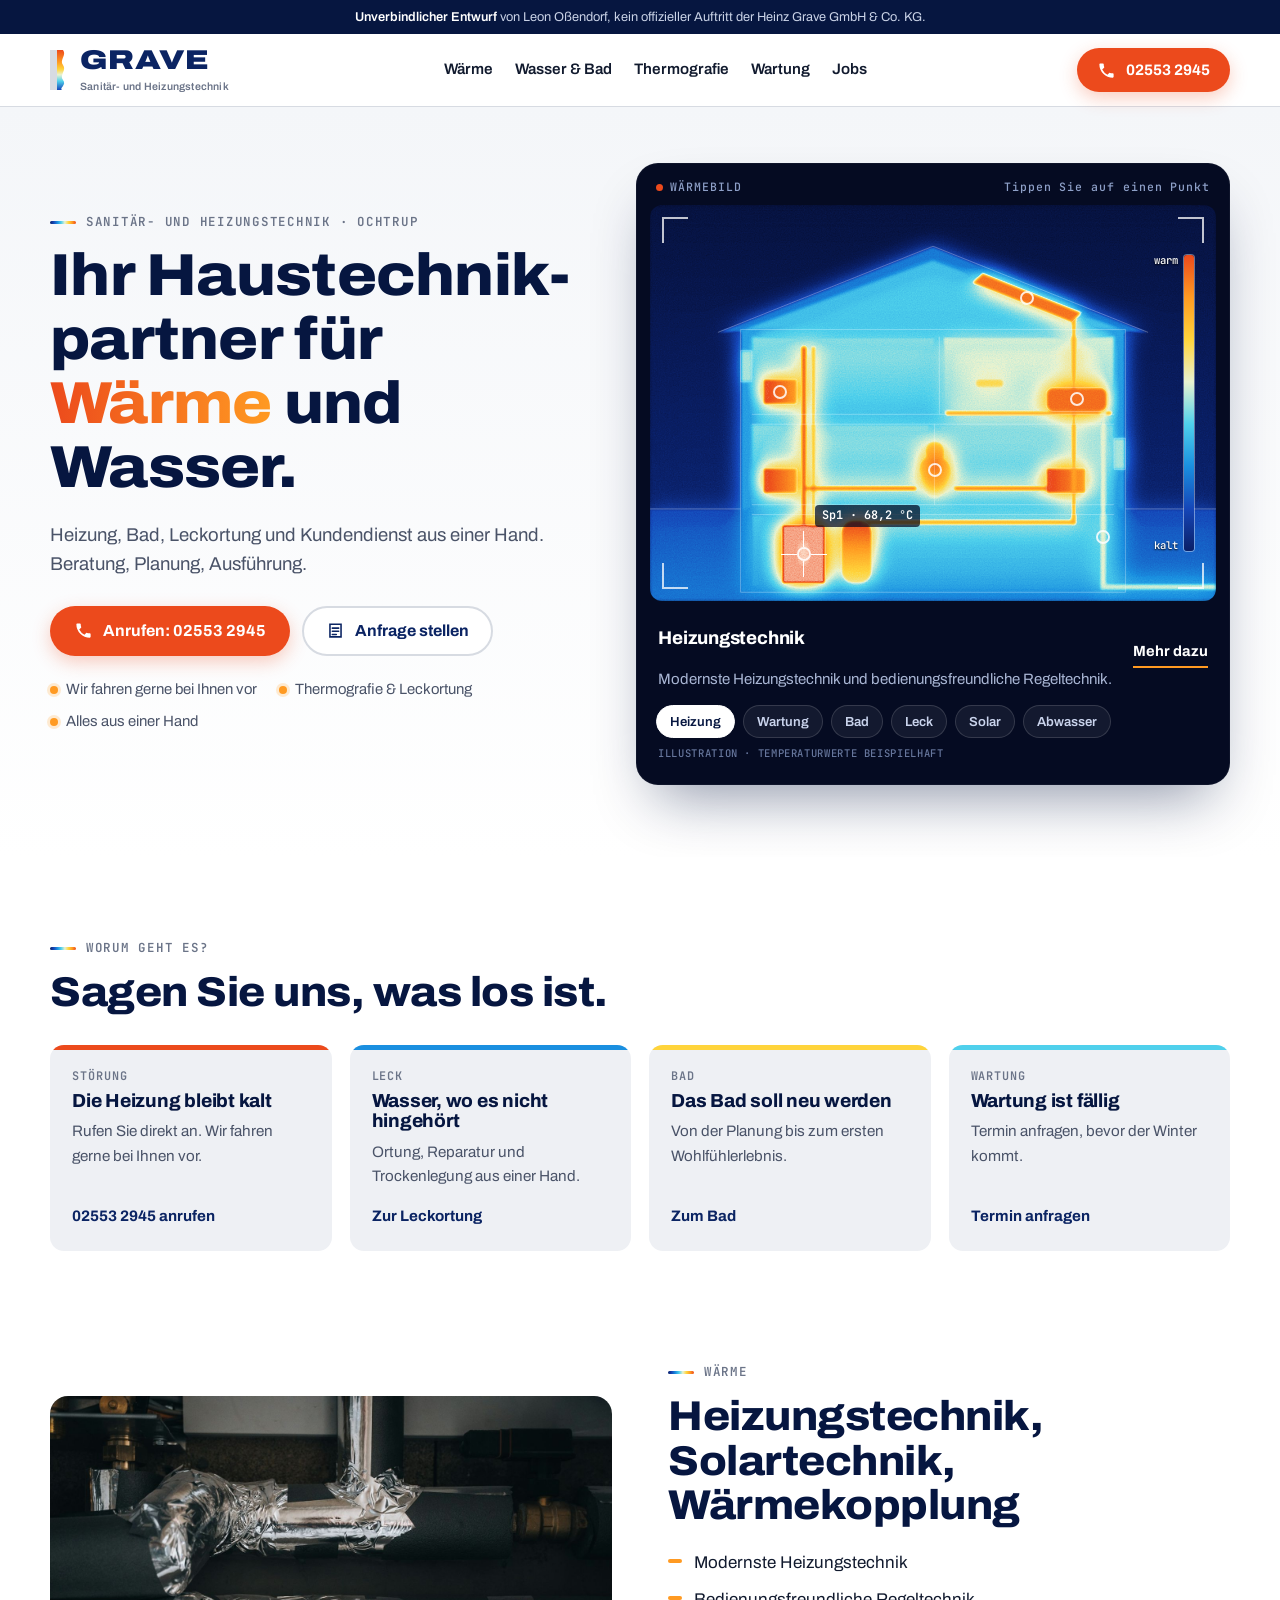
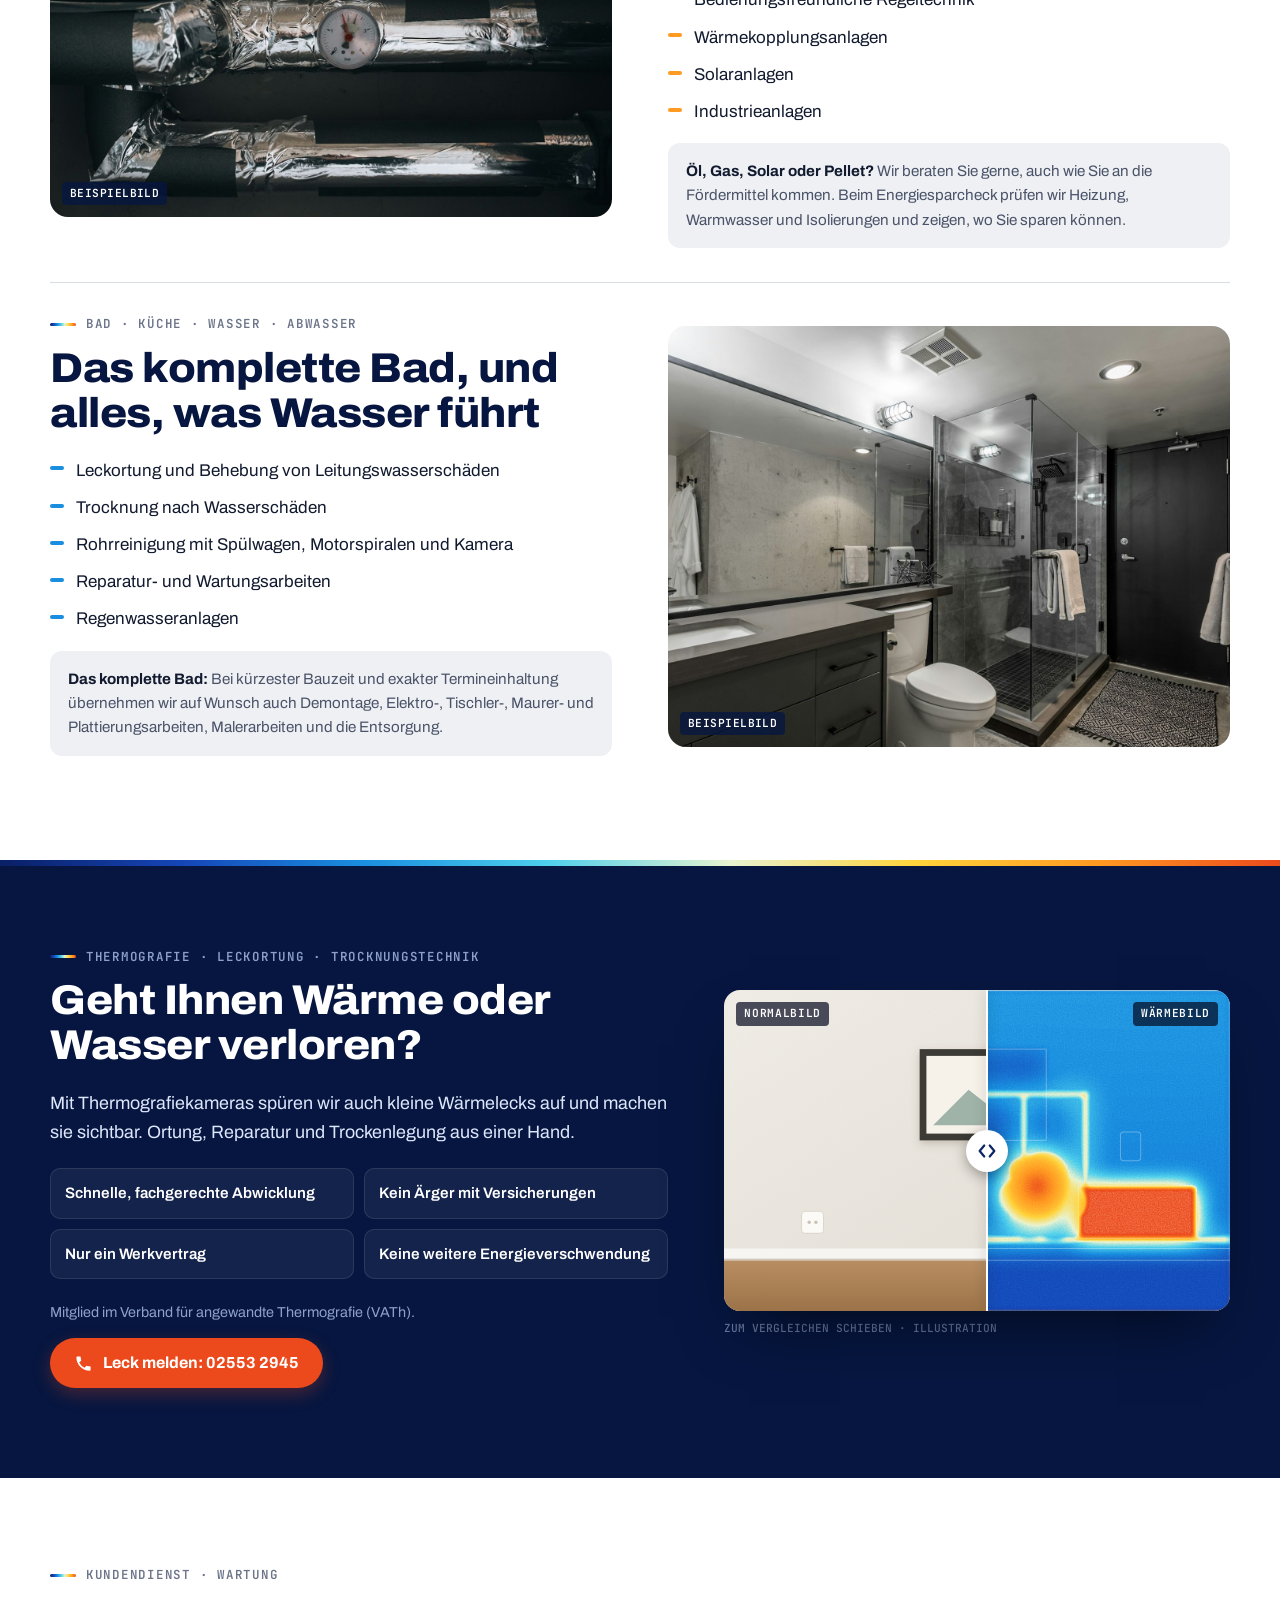
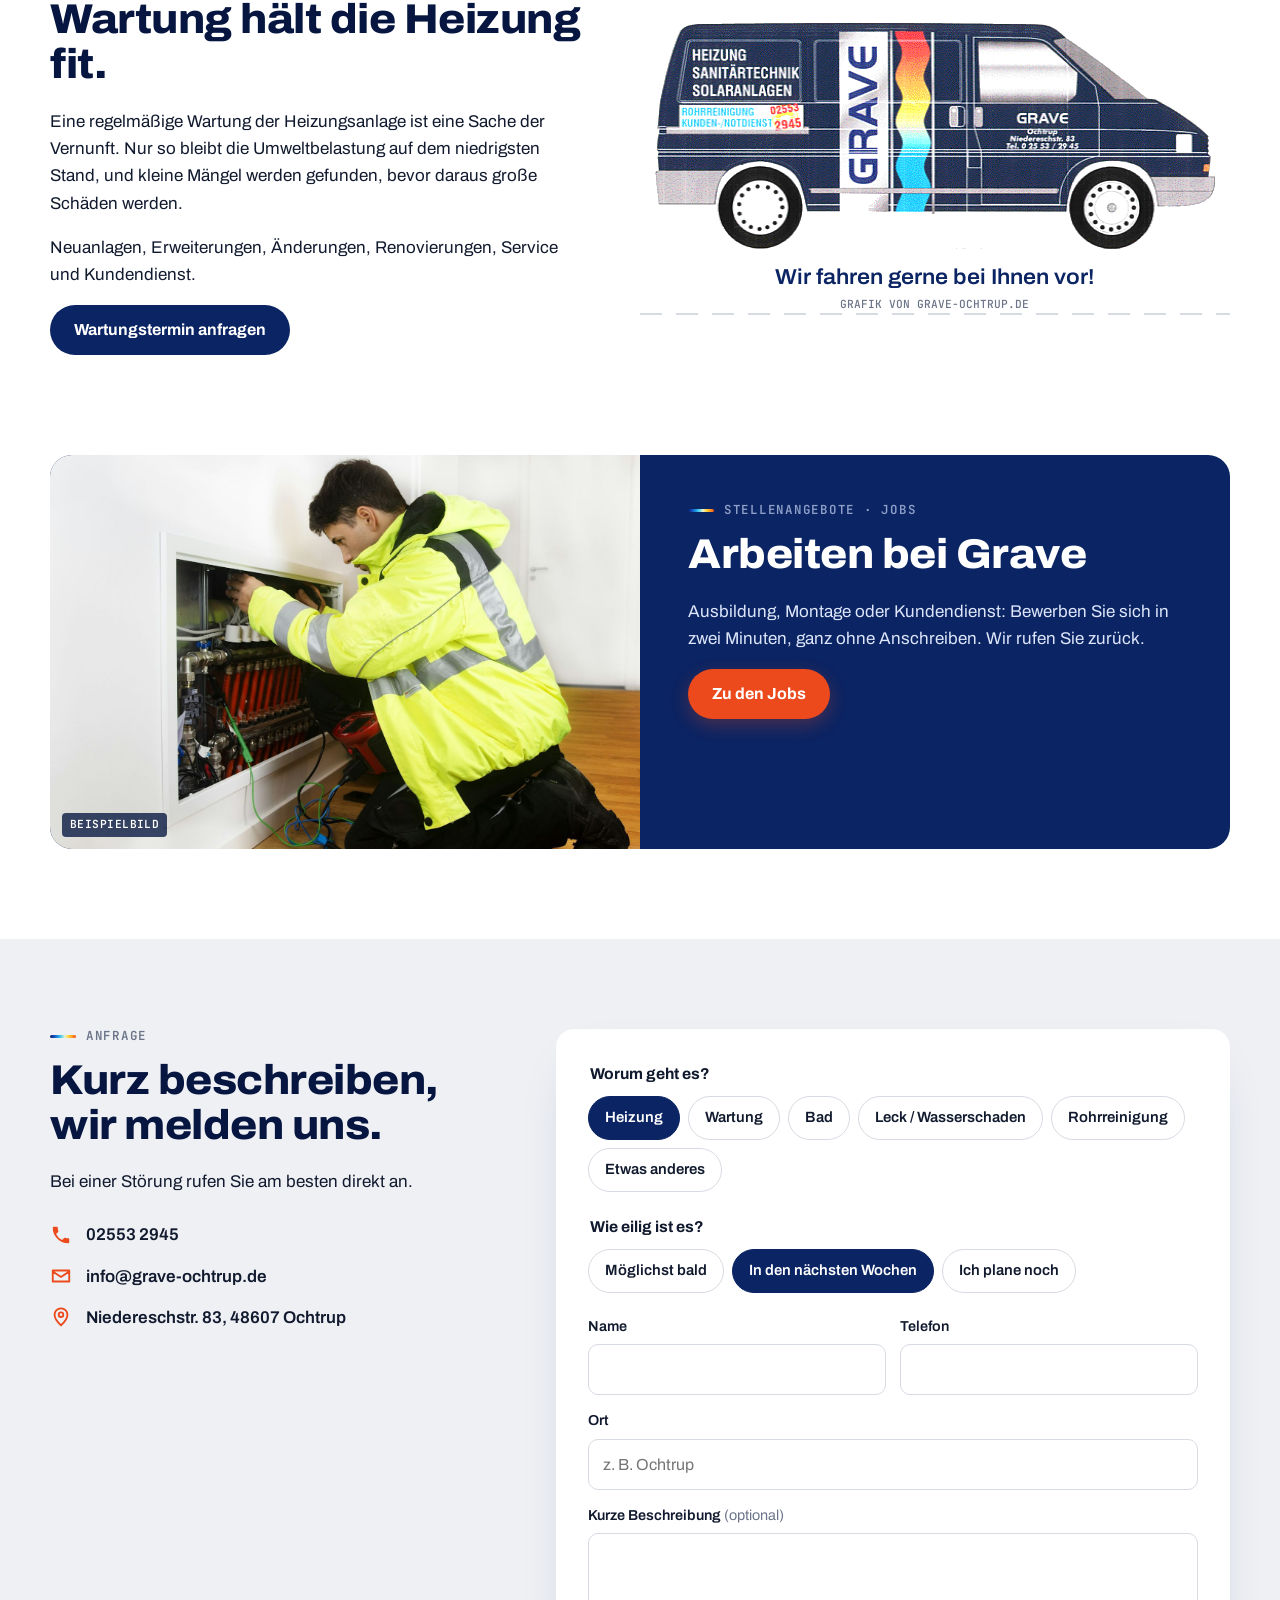
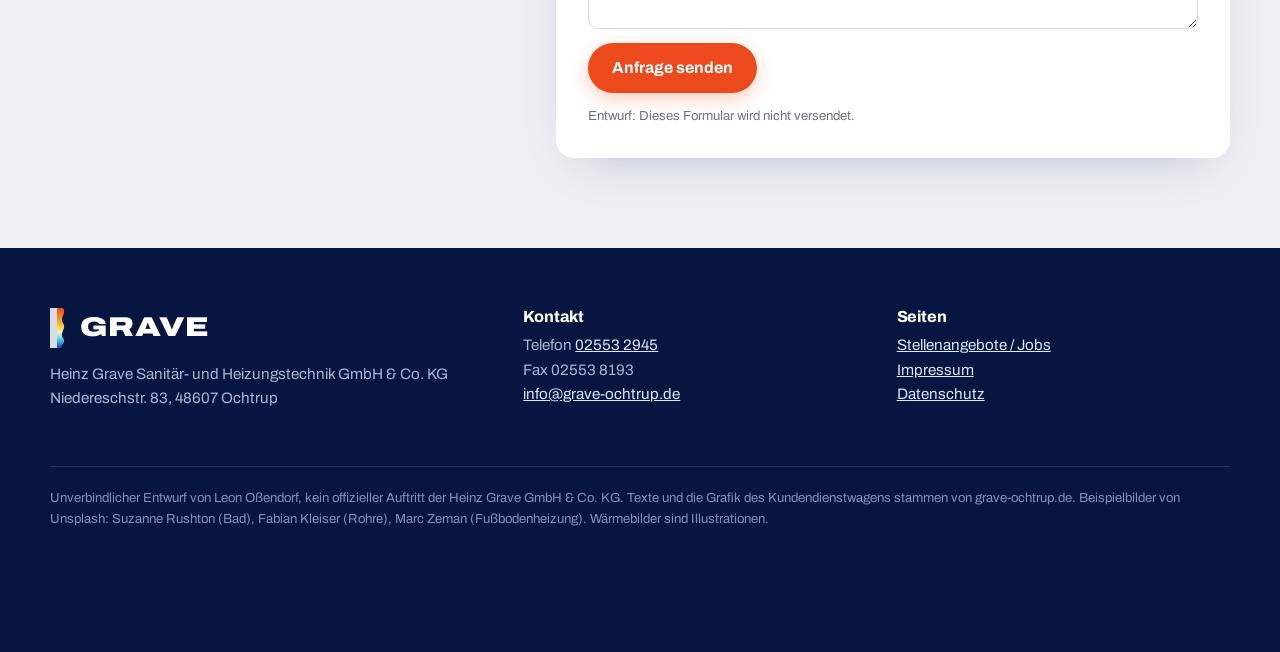
<file: index.html>
<!doctype html>
<html lang="de-DE">
<head>
<meta charset="utf-8">
<meta name="viewport" content="width=device-width, initial-scale=1">
<meta name="robots" content="noindex,nofollow">
<title>Grave Sanitär- und Heizungstechnik, Ochtrup (Entwurf)</title>
<meta name="description" content="Unverbindlicher Entwurf von Leon Oßendorf für die Heinz Grave Sanitär- und Heizungstechnik GmbH &amp; Co. KG.">
<link rel="preload" href="fonts/archivo-var.woff2" as="font" type="font/woff2" crossorigin>
<link rel="stylesheet" href="css/style.css">
<link rel="icon" href="data:image/svg+xml,%3Csvg xmlns='http://www.w3.org/2000/svg' viewBox='0 0 32 32'%3E%3Crect width='32' height='32' rx='6' fill='%230B2463'/%3E%3Ctext x='16' y='23' font-family='Arial Black,Arial' font-weight='900' font-size='19' text-anchor='middle' fill='%23fff'%3EG%3C/text%3E%3C/svg%3E">
</head>
<body>
<svg width="0" height="0" style="position:absolute" aria-hidden="true">
  <defs>
    <linearGradient id="welle" x1="0" y1="0" x2="0" y2="1"><stop offset="0" stop-color="#EC4A1C"/><stop offset=".3" stop-color="#FF9A22"/><stop offset=".48" stop-color="#FFD43B"/><stop offset=".62" stop-color="#E9F3D0"/><stop offset=".78" stop-color="#4FD0EC"/><stop offset="1" stop-color="#1546B8"/></linearGradient>
    <symbol id="i-tel" viewBox="0 0 24 24"><path fill="currentColor" d="M6.6 10.8a15.1 15.1 0 0 0 6.6 6.6l2.2-2.2c.3-.3.7-.4 1-.2 1.1.4 2.3.6 3.6.6.6 0 1 .4 1 1V20c0 .6-.4 1-1 1A17 17 0 0 1 3 4c0-.6.4-1 1-1h3.5c.6 0 1 .4 1 1 0 1.3.2 2.5.6 3.6.1.3 0 .7-.2 1L6.6 10.8Z"/></symbol>
    <symbol id="i-mail" viewBox="0 0 24 24"><path fill="none" stroke="currentColor" stroke-width="2" stroke-linejoin="round" d="M3 6h18v12H3zM3 7l9 6 9-6"/></symbol>
    <symbol id="i-pin" viewBox="0 0 24 24"><path fill="none" stroke="currentColor" stroke-width="2" d="M12 21s-7-6.2-7-11.5a7 7 0 0 1 14 0C19 14.8 12 21 12 21Z"/><circle cx="12" cy="9.5" r="2.5" fill="none" stroke="currentColor" stroke-width="2"/></symbol>
    <symbol id="i-form" viewBox="0 0 24 24"><path fill="none" stroke="currentColor" stroke-width="2" stroke-linecap="round" d="M5 4h14v16H5zM8 9h8M8 13h8M8 17h5"/></symbol>
    <symbol id="logo-welle" viewBox="0 0 18 40"><rect width="7" height="40" fill="#D7DBE2"/><path d="M7 0 H13 C17 5 9 10 13 15 C17 20 9 25 13 30 C17 35 9 38 12 40 H7 Z" fill="url(#welle)"/></symbol>
  </defs>
</svg>

<div class="draft"><b>Unverbindlicher Entwurf</b> von Leon Oßendorf, kein offizieller Auftritt der Heinz Grave GmbH &amp; Co. KG.</div>

<header class="head">
  <div class="wrap">
    <a class="logo" href="#top" aria-label="Grave, zur Startseite">
      <svg aria-hidden="true"><use href="#logo-welle"/></svg>
      <span><b>GRAVE</b><small>Sanitär- und Heizungstechnik</small></span>
    </a>
    <nav class="nav" aria-label="Hauptmenü">
      <a href="#waerme">Wärme</a>
      <a href="#wasser">Wasser &amp; Bad</a>
      <a href="#thermografie">Thermografie</a>
      <a href="#wartung">Wartung</a>
      <a href="jobs.html">Jobs</a>
    </nav>
    <a class="btn btn-heiss" href="tel:+4925532945" aria-label="Anrufen: 02553 2945"><svg aria-hidden="true"><use href="#i-tel"/></svg><span>02553 2945</span></a>
  </div>
</header>

<main id="top">
<section class="hero">
  <div class="wrap">
    <div>
      <p class="eyebrow">Sanitär- und Heizungstechnik · Ochtrup</p>
      <h1>Ihr Haustechnik&shy;partner für <span>Wärme</span> und Wasser.</h1>
      <p class="lead">Heizung, Bad, Leckortung und Kundendienst aus einer Hand. Beratung, Planung, Ausführung.</p>
      <div class="cta">
        <a class="btn btn-heiss" href="tel:+4925532945"><svg aria-hidden="true"><use href="#i-tel"/></svg>Anrufen: 02553 2945</a>
        <a class="btn btn-hell" href="#anfrage"><svg aria-hidden="true"><use href="#i-form"/></svg>Anfrage stellen</a>
      </div>
      <ul class="facts">
        <li>Wir fahren gerne bei Ihnen vor</li>
        <li>Thermografie &amp; Leckortung</li>
        <li>Alles aus einer Hand</li>
      </ul>
    </div>

    <div class="cam" id="cam">
      <div class="cam-top"><span class="rec"><i></i>WÄRMEBILD</span><span>Tippen Sie auf einen Punkt</span></div>
      <div class="cam-screen">
        <img src="img/haus-waermebild.svg" alt="Illustration: Wärmebild eines Hauses im Schnitt mit Heizung, Bad, Leitungen, Leck und Solaranlage" width="800" height="560">
        <span class="corner tl"></span><span class="corner tr"></span><span class="corner bl"></span><span class="corner br"></span>
        <span class="cam-scale" aria-hidden="true"></span>
        <div class="cross" id="cross" style="left:27%;top:88%"><span id="crossLbl">Sp1 · 68,2 °C</span></div>
        <div id="hots"></div>
        <div class="scan" aria-hidden="true"></div>
      </div>
      <div class="cam-info" aria-live="polite">
        <h3 id="camTitle">Heizungstechnik</h3>
        <p id="camText">Modernste Heizungstechnik und bedienungsfreundliche Regeltechnik.</p>
        <a id="camLink" href="#waerme">Mehr dazu</a>
      </div>
      <div class="cam-chips" id="chips" role="group" aria-label="Bereiche im Wärmebild"></div>
      <p class="cam-note">ILLUSTRATION · TEMPERATURWERTE BEISPIELHAFT</p>
    </div>
  </div>
</section>

<section class="anliegen">
  <div class="wrap">
    <p class="eyebrow">Worum geht es?</p>
    <h2>Sagen Sie uns, was los ist.</h2>
    <div class="grid">
      <a class="tile" href="tel:+4925532945" style="--c:var(--heiss)"><span class="temp">Störung</span><h3>Die Heizung bleibt kalt</h3><p>Rufen Sie direkt an. Wir fahren gerne bei Ihnen vor.</p><span class="go">02553 2945 anrufen</span></a>
      <a class="tile" href="#thermografie" style="--c:var(--kalt)"><span class="temp">Leck</span><h3>Wasser, wo es nicht hingehört</h3><p>Ortung, Reparatur und Trockenlegung aus einer Hand.</p><span class="go">Zur Leckortung</span></a>
      <a class="tile" href="#bad" style="--c:var(--gelb)"><span class="temp">Bad</span><h3>Das Bad soll neu werden</h3><p>Von der Planung bis zum ersten Wohlfühlerlebnis.</p><span class="go">Zum Bad</span></a>
      <a class="tile" href="#anfrage" data-anliegen="Wartung" style="--c:#4FD0EC"><span class="temp">Wartung</span><h3>Wartung ist fällig</h3><p>Termin anfragen, bevor der Winter kommt.</p><span class="go">Termin anfragen</span></a>
    </div>
  </div>
</section>

<section class="leist" aria-label="Leistungen">
  <div class="wrap">
    <div class="leist-row" id="waerme">
      <figure class="bild"><img src="img/rohre.jpg" alt="Gedämmte Heizungsrohre mit Manometer" width="1600" height="1067"><span class="tag">BEISPIELBILD</span></figure>
      <div>
        <p class="eyebrow">Wärme</p>
        <h2>Heizungstechnik, Solartechnik, Wärmekopplung</h2>
        <ul class="liste" style="--c:var(--warm)">
          <li>Modernste Heizungstechnik</li>
          <li>Bedienungsfreundliche Regeltechnik</li>
          <li>Wärmekopplungsanlagen</li>
          <li>Solaranlagen</li>
          <li>Industrieanlagen</li>
        </ul>
        <div class="zusatz"><b>Öl, Gas, Solar oder Pellet?</b> Wir beraten Sie gerne, auch wie Sie an die Fördermittel kommen. Beim Energiesparcheck prüfen wir Heizung, Warmwasser und Isolierungen und zeigen, wo Sie sparen können.</div>
      </div>
    </div>

    <div class="leist-row flip" id="wasser">
      <figure class="bild" id="bad"><img src="img/bad.jpg" alt="Modernes Bad mit bodengleicher Dusche" width="1600" height="1068"><span class="tag">BEISPIELBILD</span></figure>
      <div>
        <p class="eyebrow">Bad · Küche · Wasser · Abwasser</p>
        <h2>Das komplette Bad, und alles, was Wasser führt</h2>
        <ul class="liste" style="--c:var(--kalt)">
          <li>Leckortung und Behebung von Leitungswasserschäden</li>
          <li>Trocknung nach Wasserschäden</li>
          <li>Rohrreinigung mit Spülwagen, Motorspiralen und Kamera</li>
          <li>Reparatur- und Wartungsarbeiten</li>
          <li>Regenwasseranlagen</li>
        </ul>
        <div class="zusatz"><b>Das komplette Bad:</b> Bei kürzester Bauzeit und exakter Termineinhaltung übernehmen wir auf Wunsch auch Demontage, Elektro-, Tischler-, Maurer- und Plattierungsarbeiten, Malerarbeiten und die Entsorgung.</div>
      </div>
    </div>
  </div>
</section>

<section class="thermo" id="thermografie">
  <div class="wrap">
    <div>
      <p class="eyebrow">Thermografie · Leckortung · Trocknungstechnik</p>
      <h2>Geht Ihnen Wärme oder Wasser verloren?</h2>
      <p class="lead">Mit Thermografiekameras spüren wir auch kleine Wärmelecks auf und machen sie sichtbar. Ortung, Reparatur und Trockenlegung aus einer Hand.</p>
      <ul class="vorteile">
        <li>Schnelle, fachgerechte Abwicklung</li>
        <li>Kein Ärger mit Versicherungen</li>
        <li>Nur ein Werkvertrag</li>
        <li>Keine weitere Energieverschwendung</li>
      </ul>
      <p class="vath">Mitglied im Verband für angewandte Thermografie (VATh).</p>
      <a class="btn btn-heiss" href="tel:+4925532945"><svg aria-hidden="true"><use href="#i-tel"/></svg>Leck melden: 02553 2945</a>
    </div>
    <div>
      <div class="compare" id="compare" style="--pos:52%">
        <img src="img/wand-normal.svg" alt="Illustration: Wand im Normalbild, nichts zu sehen" width="600" height="380">
        <div class="over"><img src="img/wand-waerme.svg" alt="Illustration: dieselbe Wand im Wärmebild mit Leitungen und Leck" width="600" height="380"></div>
        <span class="lbl l">NORMALBILD</span><span class="lbl r">WÄRMEBILD</span>
        <span class="handle" aria-hidden="true"></span>
        <input type="range" min="0" max="100" value="52" aria-label="Zwischen Normalbild und Wärmebild wechseln">
      </div>
      <p class="compare-note">ZUM VERGLEICHEN SCHIEBEN · ILLUSTRATION</p>
    </div>
  </div>
</section>

<section class="wartung" id="wartung">
  <div class="wrap">
    <div>
      <p class="eyebrow">Kundendienst · Wartung</p>
      <h2>Wartung hält die Heizung fit.</h2>
      <p class="lead">Eine regelmäßige Wartung der Heizungsanlage ist eine Sache der Vernunft. Nur so bleibt die Umweltbelastung auf dem niedrigsten Stand, und kleine Mängel werden gefunden, bevor daraus große Schäden werden.</p>
      <p>Neuanlagen, Erweiterungen, Änderungen, Renovierungen, Service und Kundendienst.</p>
      <a class="btn btn-navy" href="#anfrage" data-anliegen="Wartung">Wartungstermin anfragen</a>
    </div>
    <figure class="wagen">
      <img src="img/kundendienstwagen.png" alt="Gezeichneter Kundendienstwagen von Grave mit Aufschrift Heizung, Sanitärtechnik, Solaranlagen" width="545" height="226">
      <figcaption>Wir fahren gerne bei Ihnen vor!</figcaption>
      <small>GRAFIK VON GRAVE-OCHTRUP.DE</small>
    </figure>
  </div>
</section>

<section class="jobs-teaser">
  <div class="wrap">
    <div class="jobs-card">
      <figure class="bild"><img src="img/fussbodenheizung.jpg" alt="Handwerker verlegt eine Fußbodenheizung" width="1600" height="1067"><span class="tag">BEISPIELBILD</span></figure>
      <div class="txt">
        <p class="eyebrow">Stellenangebote · Jobs</p>
        <h2>Arbeiten bei Grave</h2>
        <p>Ausbildung, Montage oder Kundendienst: Bewerben Sie sich in zwei Minuten, ganz ohne Anschreiben. Wir rufen Sie zurück.</p>
        <a class="btn btn-heiss" href="jobs.html">Zu den Jobs</a>
      </div>
    </div>
  </div>
</section>

<section class="anfrage" id="anfrage">
  <div class="wrap">
    <div>
      <p class="eyebrow">Anfrage</p>
      <h2>Kurz beschreiben, wir melden uns.</h2>
      <p>Bei einer Störung rufen Sie am besten direkt an.</p>
      <div class="kontakt-box">
        <a href="tel:+4925532945"><svg aria-hidden="true"><use href="#i-tel"/></svg>02553 2945</a>
        <a href="mailto:info@grave-ochtrup.de"><svg aria-hidden="true"><use href="#i-mail"/></svg>info@grave-ochtrup.de</a>
        <a href="https://www.openstreetmap.org/search?query=Niedereschstra%C3%9Fe%2083%2C%2048607%20Ochtrup" target="_blank" rel="noopener"><svg aria-hidden="true"><use href="#i-pin"/></svg>Niedereschstr. 83, 48607 Ochtrup</a>
      </div>
    </div>
    <form class="card" id="form" novalidate>
      <fieldset>
        <legend>Worum geht es?</legend>
        <div class="chips">
          <label><input type="radio" name="anliegen" value="Heizung" checked><span>Heizung</span></label>
          <label><input type="radio" name="anliegen" value="Wartung"><span>Wartung</span></label>
          <label><input type="radio" name="anliegen" value="Bad"><span>Bad</span></label>
          <label><input type="radio" name="anliegen" value="Leck"><span>Leck / Wasserschaden</span></label>
          <label><input type="radio" name="anliegen" value="Rohr"><span>Rohrreinigung</span></label>
          <label><input type="radio" name="anliegen" value="Sonstiges"><span>Etwas anderes</span></label>
        </div>
      </fieldset>
      <fieldset>
        <legend>Wie eilig ist es?</legend>
        <div class="chips">
          <label><input type="radio" name="zeit" value="sofort"><span>Möglichst bald</span></label>
          <label><input type="radio" name="zeit" value="wochen" checked><span>In den nächsten Wochen</span></label>
          <label><input type="radio" name="zeit" value="planung"><span>Ich plane noch</span></label>
        </div>
      </fieldset>
      <div class="row2">
        <div class="field"><label for="f-name">Name</label><input id="f-name" name="name" autocomplete="name" required></div>
        <div class="field"><label for="f-tel">Telefon</label><input id="f-tel" name="tel" type="tel" autocomplete="tel" required></div>
      </div>
      <div class="field"><label for="f-ort">Ort</label><input id="f-ort" name="ort" placeholder="z. B. Ochtrup" autocomplete="address-level2"></div>
      <div class="field"><label for="f-msg">Kurze Beschreibung <span style="font-weight:400;color:var(--stahl)">(optional)</span></label><textarea id="f-msg" name="msg"></textarea></div>
      <button class="btn btn-heiss" type="submit">Anfrage senden</button>
      <p class="form-note">Entwurf: Dieses Formular wird nicht versendet.</p>
      <p class="ok" id="ok">Danke! Im Entwurf wird nichts verschickt. Auf der fertigen Seite landet die Anfrage sortiert bei Grave.</p>
    </form>
  </div>
</section>
</main>

<footer class="foot">
  <div class="wrap">
    <div>
      <a class="logo" href="#top"><svg aria-hidden="true"><use href="#logo-welle"/></svg><span><b>GRAVE</b></span></a>
      <p style="margin-top:14px">Heinz Grave Sanitär- und Heizungstechnik GmbH &amp; Co. KG<br>Niedereschstr. 83, 48607 Ochtrup</p>
    </div>
    <div>
      <h3>Kontakt</h3>
      <p>Telefon <a href="tel:+4925532945">02553 2945</a><br>Fax 02553 8193<br><a href="mailto:info@grave-ochtrup.de">info@grave-ochtrup.de</a></p>
    </div>
    <div>
      <h3>Seiten</h3>
      <p><a href="jobs.html">Stellenangebote / Jobs</a><br><a href="impressum.html">Impressum</a><br><a href="datenschutz.html">Datenschutz</a></p>
    </div>
    <p class="note">Unverbindlicher Entwurf von Leon Oßendorf, kein offizieller Auftritt der Heinz Grave GmbH &amp; Co. KG. Texte und die Grafik des Kundendienstwagens stammen von grave-ochtrup.de. Beispielbilder von Unsplash: Suzanne Rushton (Bad), Fabian Kleiser (Rohre), Marc Zeman (Fußbodenheizung). Wärmebilder sind Illustrationen.</p>
  </div>
</footer>

<div class="bar">
  <a class="btn btn-heiss" href="tel:+4925532945"><svg aria-hidden="true"><use href="#i-tel"/></svg>Anrufen</a>
  <a class="btn btn-navy" href="#anfrage">Anfrage</a>
</div>

<script src="js/main.js"></script>
</body>
</html>
</file>
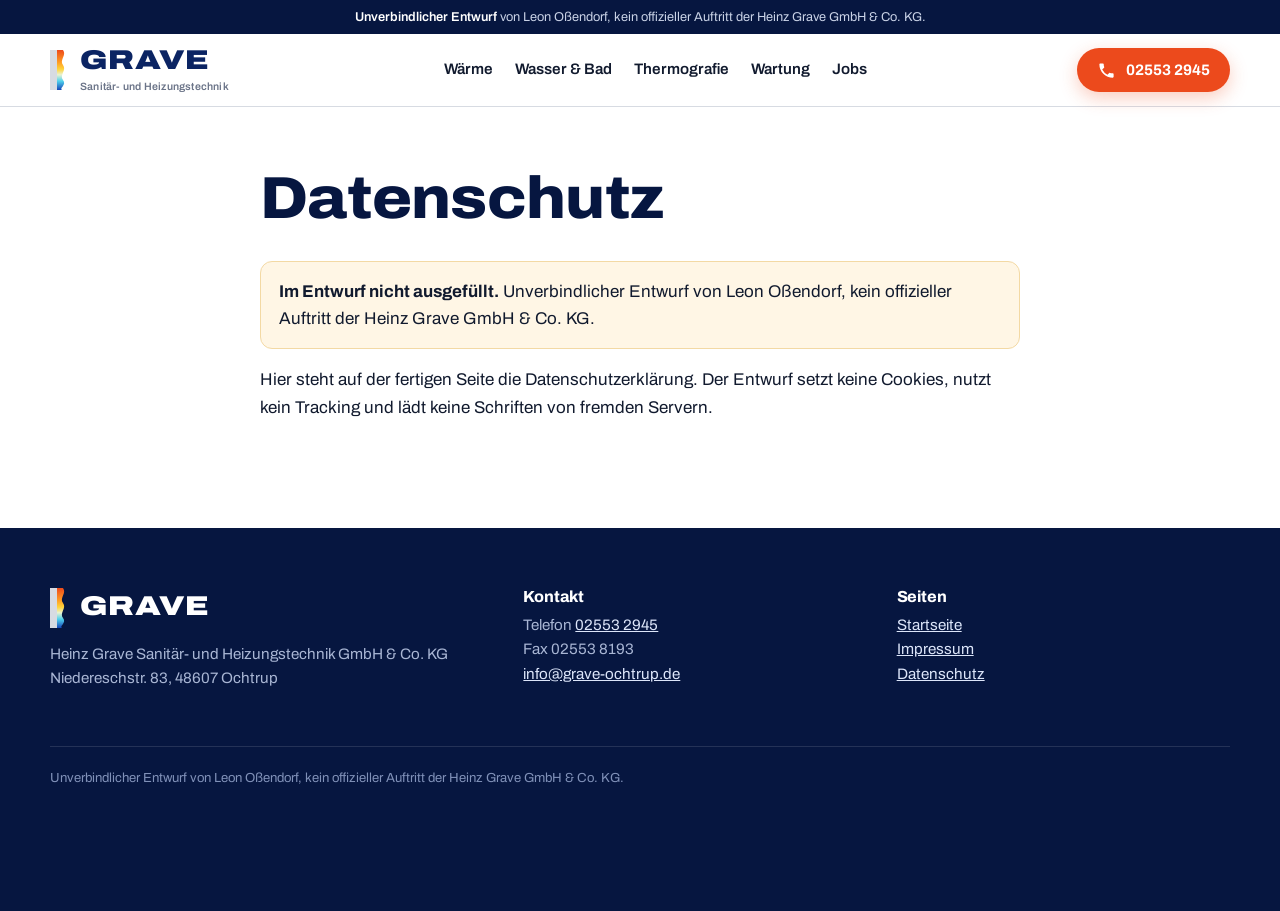
<file: datenschutz.html>
<!doctype html>
<html lang="de-DE">
<head>
<meta charset="utf-8">
<meta name="viewport" content="width=device-width, initial-scale=1">
<meta name="robots" content="noindex,nofollow">
<title>Datenschutz – Grave Ochtrup (Entwurf)</title>
<link rel="stylesheet" href="css/style.css">
<link rel="icon" href="data:image/svg+xml,%3Csvg xmlns='http://www.w3.org/2000/svg' viewBox='0 0 32 32'%3E%3Crect width='32' height='32' rx='6' fill='%230B2463'/%3E%3Ctext x='16' y='23' font-family='Arial Black,Arial' font-weight='900' font-size='19' text-anchor='middle' fill='%23fff'%3EG%3C/text%3E%3C/svg%3E">
</head>
<body>
<svg width="0" height="0" style="position:absolute" aria-hidden="true">
  <defs>
    <linearGradient id="welle" x1="0" y1="0" x2="0" y2="1"><stop offset="0" stop-color="#EC4A1C"/><stop offset=".3" stop-color="#FF9A22"/><stop offset=".48" stop-color="#FFD43B"/><stop offset=".62" stop-color="#E9F3D0"/><stop offset=".78" stop-color="#4FD0EC"/><stop offset="1" stop-color="#1546B8"/></linearGradient>
    <symbol id="i-tel" viewBox="0 0 24 24"><path fill="currentColor" d="M6.6 10.8a15.1 15.1 0 0 0 6.6 6.6l2.2-2.2c.3-.3.7-.4 1-.2 1.1.4 2.3.6 3.6.6.6 0 1 .4 1 1V20c0 .6-.4 1-1 1A17 17 0 0 1 3 4c0-.6.4-1 1-1h3.5c.6 0 1 .4 1 1 0 1.3.2 2.5.6 3.6.1.3 0 .7-.2 1L6.6 10.8Z"/></symbol>
    <symbol id="logo-welle" viewBox="0 0 18 40"><rect width="7" height="40" fill="#D7DBE2"/><path d="M7 0 H13 C17 5 9 10 13 15 C17 20 9 25 13 30 C17 35 9 38 12 40 H7 Z" fill="url(#welle)"/></symbol>
  </defs>
</svg>

<div class="draft"><b>Unverbindlicher Entwurf</b> von Leon Oßendorf, kein offizieller Auftritt der Heinz Grave GmbH &amp; Co. KG.</div>

<header class="head">
  <div class="wrap">
    <a class="logo" href="index.html" aria-label="Grave, zur Startseite">
      <svg aria-hidden="true"><use href="#logo-welle"/></svg>
      <span><b>GRAVE</b><small>Sanitär- und Heizungstechnik</small></span>
    </a>
    <nav class="nav" aria-label="Hauptmenü">
      <a href="index.html#waerme">Wärme</a>
      <a href="index.html#wasser">Wasser &amp; Bad</a>
      <a href="index.html#thermografie">Thermografie</a>
      <a href="index.html#wartung">Wartung</a>
      <a href="jobs.html">Jobs</a>
    </nav>
    <a class="btn btn-heiss" href="tel:+4925532945" aria-label="Anrufen: 02553 2945"><svg aria-hidden="true"><use href="#i-tel"/></svg><span>02553 2945</span></a>
  </div>
</header>

<main>
<section class="legal wrap">
<h1>Datenschutz</h1>
<p class="hinweis"><b>Im Entwurf nicht ausgefüllt.</b> Unverbindlicher Entwurf von Leon Oßendorf, kein offizieller Auftritt der Heinz Grave GmbH &amp; Co. KG.</p>
<p>Hier steht auf der fertigen Seite die Datenschutzerklärung. Der Entwurf setzt keine Cookies, nutzt kein Tracking und lädt keine Schriften von fremden Servern.</p>
</section>
</main>

<footer class="foot">
  <div class="wrap">
    <div>
      <a class="logo" href="index.html"><svg aria-hidden="true"><use href="#logo-welle"/></svg><span><b>GRAVE</b></span></a>
      <p style="margin-top:14px">Heinz Grave Sanitär- und Heizungstechnik GmbH &amp; Co. KG<br>Niedereschstr. 83, 48607 Ochtrup</p>
    </div>
    <div>
      <h3>Kontakt</h3>
      <p>Telefon <a href="tel:+4925532945">02553 2945</a><br>Fax 02553 8193<br><a href="mailto:info@grave-ochtrup.de">info@grave-ochtrup.de</a></p>
    </div>
    <div>
      <h3>Seiten</h3>
      <p><a href="index.html">Startseite</a><br><a href="impressum.html">Impressum</a><br><a href="datenschutz.html">Datenschutz</a></p>
    </div>
    <p class="note">Unverbindlicher Entwurf von Leon Oßendorf, kein offizieller Auftritt der Heinz Grave GmbH &amp; Co. KG.</p>
  </div>
</footer>

<div class="bar">
  <a class="btn btn-heiss" href="tel:+4925532945"><svg aria-hidden="true"><use href="#i-tel"/></svg>Anrufen</a>
  <a class="btn btn-navy" href="index.html#anfrage">Anfrage</a>
</div>
<script src="js/main.js"></script>
</body>
</html>
</file>
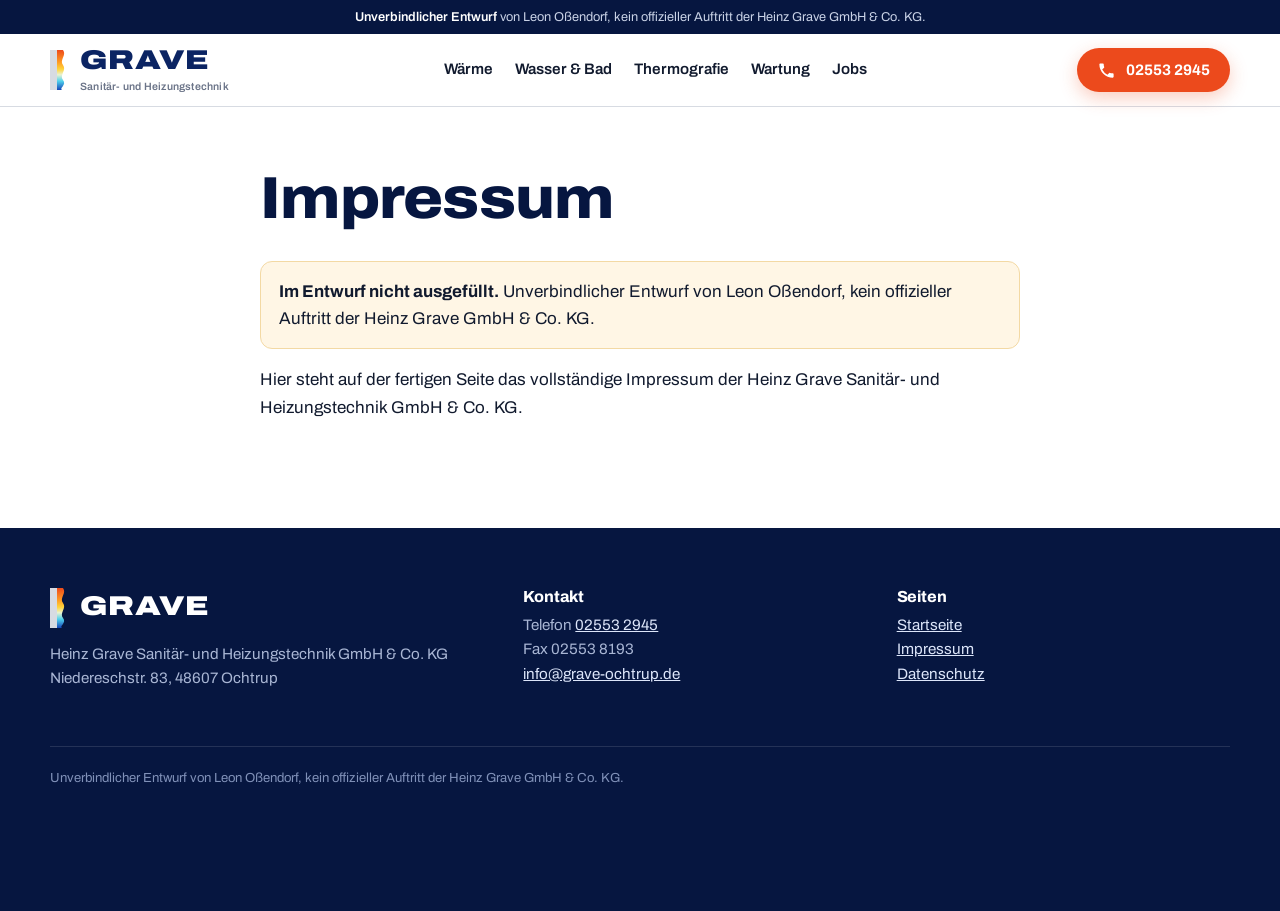
<file: impressum.html>
<!doctype html>
<html lang="de-DE">
<head>
<meta charset="utf-8">
<meta name="viewport" content="width=device-width, initial-scale=1">
<meta name="robots" content="noindex,nofollow">
<title>Impressum – Grave Ochtrup (Entwurf)</title>
<link rel="stylesheet" href="css/style.css">
<link rel="icon" href="data:image/svg+xml,%3Csvg xmlns='http://www.w3.org/2000/svg' viewBox='0 0 32 32'%3E%3Crect width='32' height='32' rx='6' fill='%230B2463'/%3E%3Ctext x='16' y='23' font-family='Arial Black,Arial' font-weight='900' font-size='19' text-anchor='middle' fill='%23fff'%3EG%3C/text%3E%3C/svg%3E">
</head>
<body>
<svg width="0" height="0" style="position:absolute" aria-hidden="true">
  <defs>
    <linearGradient id="welle" x1="0" y1="0" x2="0" y2="1"><stop offset="0" stop-color="#EC4A1C"/><stop offset=".3" stop-color="#FF9A22"/><stop offset=".48" stop-color="#FFD43B"/><stop offset=".62" stop-color="#E9F3D0"/><stop offset=".78" stop-color="#4FD0EC"/><stop offset="1" stop-color="#1546B8"/></linearGradient>
    <symbol id="i-tel" viewBox="0 0 24 24"><path fill="currentColor" d="M6.6 10.8a15.1 15.1 0 0 0 6.6 6.6l2.2-2.2c.3-.3.7-.4 1-.2 1.1.4 2.3.6 3.6.6.6 0 1 .4 1 1V20c0 .6-.4 1-1 1A17 17 0 0 1 3 4c0-.6.4-1 1-1h3.5c.6 0 1 .4 1 1 0 1.3.2 2.5.6 3.6.1.3 0 .7-.2 1L6.6 10.8Z"/></symbol>
    <symbol id="logo-welle" viewBox="0 0 18 40"><rect width="7" height="40" fill="#D7DBE2"/><path d="M7 0 H13 C17 5 9 10 13 15 C17 20 9 25 13 30 C17 35 9 38 12 40 H7 Z" fill="url(#welle)"/></symbol>
  </defs>
</svg>

<div class="draft"><b>Unverbindlicher Entwurf</b> von Leon Oßendorf, kein offizieller Auftritt der Heinz Grave GmbH &amp; Co. KG.</div>

<header class="head">
  <div class="wrap">
    <a class="logo" href="index.html" aria-label="Grave, zur Startseite">
      <svg aria-hidden="true"><use href="#logo-welle"/></svg>
      <span><b>GRAVE</b><small>Sanitär- und Heizungstechnik</small></span>
    </a>
    <nav class="nav" aria-label="Hauptmenü">
      <a href="index.html#waerme">Wärme</a>
      <a href="index.html#wasser">Wasser &amp; Bad</a>
      <a href="index.html#thermografie">Thermografie</a>
      <a href="index.html#wartung">Wartung</a>
      <a href="jobs.html">Jobs</a>
    </nav>
    <a class="btn btn-heiss" href="tel:+4925532945" aria-label="Anrufen: 02553 2945"><svg aria-hidden="true"><use href="#i-tel"/></svg><span>02553 2945</span></a>
  </div>
</header>

<main>
<section class="legal wrap">
<h1>Impressum</h1>
<p class="hinweis"><b>Im Entwurf nicht ausgefüllt.</b> Unverbindlicher Entwurf von Leon Oßendorf, kein offizieller Auftritt der Heinz Grave GmbH &amp; Co. KG.</p>
<p>Hier steht auf der fertigen Seite das vollständige Impressum der Heinz Grave Sanitär- und Heizungstechnik GmbH &amp; Co. KG.</p>
</section>
</main>

<footer class="foot">
  <div class="wrap">
    <div>
      <a class="logo" href="index.html"><svg aria-hidden="true"><use href="#logo-welle"/></svg><span><b>GRAVE</b></span></a>
      <p style="margin-top:14px">Heinz Grave Sanitär- und Heizungstechnik GmbH &amp; Co. KG<br>Niedereschstr. 83, 48607 Ochtrup</p>
    </div>
    <div>
      <h3>Kontakt</h3>
      <p>Telefon <a href="tel:+4925532945">02553 2945</a><br>Fax 02553 8193<br><a href="mailto:info@grave-ochtrup.de">info@grave-ochtrup.de</a></p>
    </div>
    <div>
      <h3>Seiten</h3>
      <p><a href="index.html">Startseite</a><br><a href="impressum.html">Impressum</a><br><a href="datenschutz.html">Datenschutz</a></p>
    </div>
    <p class="note">Unverbindlicher Entwurf von Leon Oßendorf, kein offizieller Auftritt der Heinz Grave GmbH &amp; Co. KG.</p>
  </div>
</footer>

<div class="bar">
  <a class="btn btn-heiss" href="tel:+4925532945"><svg aria-hidden="true"><use href="#i-tel"/></svg>Anrufen</a>
  <a class="btn btn-navy" href="index.html#anfrage">Anfrage</a>
</div>
<script src="js/main.js"></script>
</body>
</html>
</file>
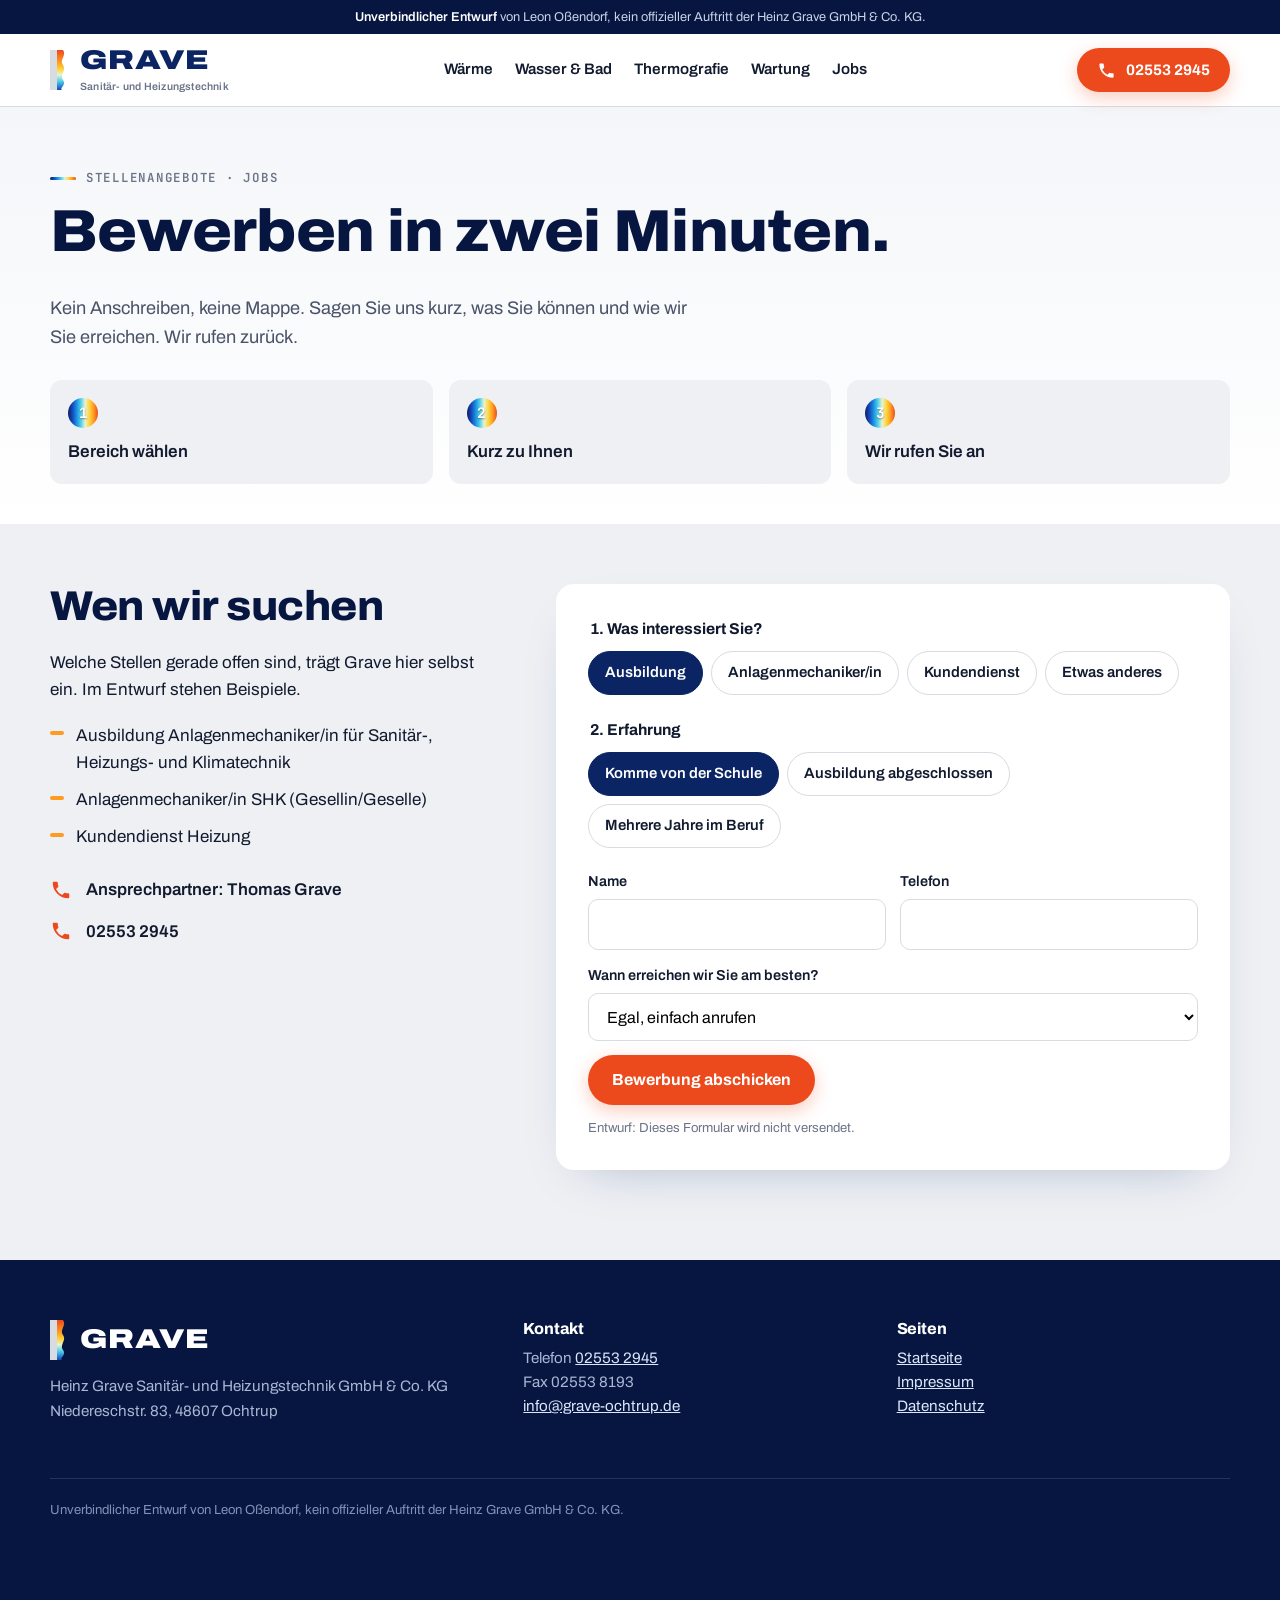
<file: jobs.html>
<!doctype html>
<html lang="de-DE">
<head>
<meta charset="utf-8">
<meta name="viewport" content="width=device-width, initial-scale=1">
<meta name="robots" content="noindex,nofollow">
<title>Stellenangebote / Jobs – Grave Ochtrup (Entwurf)</title>
<link rel="stylesheet" href="css/style.css">
<link rel="icon" href="data:image/svg+xml,%3Csvg xmlns='http://www.w3.org/2000/svg' viewBox='0 0 32 32'%3E%3Crect width='32' height='32' rx='6' fill='%230B2463'/%3E%3Ctext x='16' y='23' font-family='Arial Black,Arial' font-weight='900' font-size='19' text-anchor='middle' fill='%23fff'%3EG%3C/text%3E%3C/svg%3E">
</head>
<body>
<svg width="0" height="0" style="position:absolute" aria-hidden="true">
  <defs>
    <linearGradient id="welle" x1="0" y1="0" x2="0" y2="1"><stop offset="0" stop-color="#EC4A1C"/><stop offset=".3" stop-color="#FF9A22"/><stop offset=".48" stop-color="#FFD43B"/><stop offset=".62" stop-color="#E9F3D0"/><stop offset=".78" stop-color="#4FD0EC"/><stop offset="1" stop-color="#1546B8"/></linearGradient>
    <symbol id="i-tel" viewBox="0 0 24 24"><path fill="currentColor" d="M6.6 10.8a15.1 15.1 0 0 0 6.6 6.6l2.2-2.2c.3-.3.7-.4 1-.2 1.1.4 2.3.6 3.6.6.6 0 1 .4 1 1V20c0 .6-.4 1-1 1A17 17 0 0 1 3 4c0-.6.4-1 1-1h3.5c.6 0 1 .4 1 1 0 1.3.2 2.5.6 3.6.1.3 0 .7-.2 1L6.6 10.8Z"/></symbol>
    <symbol id="logo-welle" viewBox="0 0 18 40"><rect width="7" height="40" fill="#D7DBE2"/><path d="M7 0 H13 C17 5 9 10 13 15 C17 20 9 25 13 30 C17 35 9 38 12 40 H7 Z" fill="url(#welle)"/></symbol>
  </defs>
</svg>

<div class="draft"><b>Unverbindlicher Entwurf</b> von Leon Oßendorf, kein offizieller Auftritt der Heinz Grave GmbH &amp; Co. KG.</div>

<header class="head">
  <div class="wrap">
    <a class="logo" href="index.html" aria-label="Grave, zur Startseite">
      <svg aria-hidden="true"><use href="#logo-welle"/></svg>
      <span><b>GRAVE</b><small>Sanitär- und Heizungstechnik</small></span>
    </a>
    <nav class="nav" aria-label="Hauptmenü">
      <a href="index.html#waerme">Wärme</a>
      <a href="index.html#wasser">Wasser &amp; Bad</a>
      <a href="index.html#thermografie">Thermografie</a>
      <a href="index.html#wartung">Wartung</a>
      <a href="jobs.html" aria-current="page">Jobs</a>
    </nav>
    <a class="btn btn-heiss" href="tel:+4925532945" aria-label="Anrufen: 02553 2945"><svg aria-hidden="true"><use href="#i-tel"/></svg><span>02553 2945</span></a>
  </div>
</header>

<main>
<section class="page-hero">
  <div class="wrap">
    <p class="eyebrow">Stellenangebote · Jobs</p>
    <h1>Bewerben in zwei Minuten.</h1>
    <p class="lead">Kein Anschreiben, keine Mappe. Sagen Sie uns kurz, was Sie können und wie wir Sie erreichen. Wir rufen zurück.</p>
    <ol class="steps">
      <li>Bereich wählen</li>
      <li>Kurz zu Ihnen</li>
      <li>Wir rufen Sie an</li>
    </ol>
  </div>
</section>

<section class="anfrage" style="padding-top:60px">
  <div class="wrap">
    <div>
      <h2>Wen wir suchen</h2>
      <p>Welche Stellen gerade offen sind, trägt Grave hier selbst ein. Im Entwurf stehen Beispiele.</p>
      <ul class="liste" style="--c:var(--warm)">
        <li>Ausbildung Anlagenmechaniker/in für Sanitär-, Heizungs- und Klimatechnik</li>
        <li>Anlagenmechaniker/in SHK (Gesellin/Geselle)</li>
        <li>Kundendienst Heizung</li>
      </ul>
      <div class="kontakt-box">
        <div><svg aria-hidden="true"><use href="#i-tel"/></svg>Ansprechpartner: Thomas Grave</div>
        <a href="tel:+4925532945"><svg aria-hidden="true"><use href="#i-tel"/></svg>02553 2945</a>
      </div>
    </div>
    <form class="card" id="form" novalidate>
      <fieldset>
        <legend>1. Was interessiert Sie?</legend>
        <div class="chips">
          <label><input type="radio" name="stelle" value="Ausbildung" checked><span>Ausbildung</span></label>
          <label><input type="radio" name="stelle" value="Geselle"><span>Anlagenmechaniker/in</span></label>
          <label><input type="radio" name="stelle" value="Kundendienst"><span>Kundendienst</span></label>
          <label><input type="radio" name="stelle" value="Sonstiges"><span>Etwas anderes</span></label>
        </div>
      </fieldset>
      <fieldset>
        <legend>2. Erfahrung</legend>
        <div class="chips">
          <label><input type="radio" name="erf" value="schule" checked><span>Komme von der Schule</span></label>
          <label><input type="radio" name="erf" value="ausbildung"><span>Ausbildung abgeschlossen</span></label>
          <label><input type="radio" name="erf" value="jahre"><span>Mehrere Jahre im Beruf</span></label>
        </div>
      </fieldset>
      <div class="row2">
        <div class="field"><label for="j-name">Name</label><input id="j-name" autocomplete="name"></div>
        <div class="field"><label for="j-tel">Telefon</label><input id="j-tel" type="tel" autocomplete="tel"></div>
      </div>
      <div class="field"><label for="j-zeit">Wann erreichen wir Sie am besten?</label>
        <select id="j-zeit"><option>Egal, einfach anrufen</option><option>Vormittags</option><option>Nachmittags</option><option>Ab 17 Uhr</option></select>
      </div>
      <button class="btn btn-heiss" type="submit">Bewerbung abschicken</button>
      <p class="form-note">Entwurf: Dieses Formular wird nicht versendet.</p>
      <p class="ok" id="ok">Danke! Im Entwurf wird nichts verschickt. Auf der fertigen Seite landet die Bewerbung direkt bei Grave.</p>
    </form>
  </div>
</section>
</main>

<footer class="foot">
  <div class="wrap">
    <div>
      <a class="logo" href="index.html"><svg aria-hidden="true"><use href="#logo-welle"/></svg><span><b>GRAVE</b></span></a>
      <p style="margin-top:14px">Heinz Grave Sanitär- und Heizungstechnik GmbH &amp; Co. KG<br>Niedereschstr. 83, 48607 Ochtrup</p>
    </div>
    <div>
      <h3>Kontakt</h3>
      <p>Telefon <a href="tel:+4925532945">02553 2945</a><br>Fax 02553 8193<br><a href="mailto:info@grave-ochtrup.de">info@grave-ochtrup.de</a></p>
    </div>
    <div>
      <h3>Seiten</h3>
      <p><a href="index.html">Startseite</a><br><a href="impressum.html">Impressum</a><br><a href="datenschutz.html">Datenschutz</a></p>
    </div>
    <p class="note">Unverbindlicher Entwurf von Leon Oßendorf, kein offizieller Auftritt der Heinz Grave GmbH &amp; Co. KG.</p>
  </div>
</footer>

<div class="bar">
  <a class="btn btn-heiss" href="tel:+4925532945"><svg aria-hidden="true"><use href="#i-tel"/></svg>Anrufen</a>
  <a class="btn btn-navy" href="#form">Bewerben</a>
</div>
<script src="js/main.js"></script>
</body>
</html>
</file>
<file: css/style.css>
@font-face { font-family: "Archivo"; src: url("../fonts/archivo-var.woff2") format("woff2"); font-weight: 100 900; font-stretch: 62% 125%; font-display: swap; }
@font-face { font-family: "JB Mono"; src: url("../fonts/jbmono-var.woff2") format("woff2"); font-weight: 100 800; font-display: swap; }

:root {
  --navy: #0B2463;
  --navy-d: #061640;
  --navy-l: #1A3A86;
  --silber: #D7DBE2;
  --silber-l: #EEF0F4;
  --stahl: #6B7488;
  --ink: #111A2E;
  --ink-2: #4A5368;
  --weiss: #fff;
  --heiss: #EC4A1C;
  --warm: #FF9A22;
  --gelb: #FFD43B;
  --kalt: #1A8FE0;
  --skala: linear-gradient(90deg, #0a1f66, #1546b8, #1a8fe0, #4fd0ec, #e9f3d0, #ffd43b, #ff9a22, #ec4a1c);
  --skala-v: linear-gradient(0deg, #0a1f66, #1546b8, #1a8fe0, #4fd0ec, #e9f3d0, #ffd43b, #ff9a22, #ec4a1c);
  --r: 14px;
  --mono: "JB Mono", ui-monospace, monospace;
  --wrap: 1180px;
}

* { box-sizing: border-box; }
html { scroll-behavior: smooth; scroll-padding-top: 84px; }
@media (prefers-reduced-motion: reduce) { html { scroll-behavior: auto; } *, *::before, *::after { animation: none !important; transition: none !important; } }
body { margin: 0; font: 400 17px/1.6 "Archivo", system-ui, sans-serif; color: var(--ink); background: #fff; -webkit-font-smoothing: antialiased; }
img { max-width: 100%; display: block; }
a { color: var(--navy-l); }
h1, h2, h3 { font-family: "Archivo", sans-serif; line-height: 1.08; margin: 0 0 .5em; letter-spacing: -.012em; color: var(--navy-d); }
h1 { font-size: clamp(2.2rem, 5vw, 3.7rem); font-weight: 820; font-stretch: 108%; }
h2 { font-size: clamp(1.75rem, 3.4vw, 2.6rem); font-weight: 800; font-stretch: 106%; }
h3 { font-size: 1.22rem; font-weight: 750; }
p { margin: 0 0 1em; }
.wrap { width: min(var(--wrap), 100% - 40px); margin-inline: auto; }
.mono { font-family: var(--mono); letter-spacing: .02em; }
.eyebrow { font: 600 .78rem/1.2 var(--mono); text-transform: uppercase; letter-spacing: .14em; color: var(--stahl); margin: 0 0 14px; display: flex; align-items: center; gap: 10px; }
.eyebrow::before { content: ""; width: 26px; height: 3px; border-radius: 2px; background: var(--skala); }
.sr { position: absolute; width: 1px; height: 1px; overflow: hidden; clip: rect(0 0 0 0); }

/* Entwurf-Banner */
.draft { background: var(--navy-d); color: #C9D2E6; font-size: .8rem; text-align: center; padding: 7px 16px; }
.draft b { color: #fff; font-weight: 600; }

/* Kopf */
.head { position: sticky; top: 0; z-index: 50; background: rgba(255,255,255,.94); backdrop-filter: blur(10px); border-bottom: 1px solid var(--silber); }
.head .wrap { display: flex; align-items: center; gap: 28px; height: 72px; }
.logo { display: flex; align-items: center; gap: 12px; text-decoration: none; color: var(--navy); }
.logo svg { width: 18px; height: 40px; flex: none; }
.logo b { font: 900 1.7rem/1 "Archivo", sans-serif; font-stretch: 125%; letter-spacing: .01em; color: var(--navy); }
.logo small { display: block; font: 600 .66rem/1.25 "Archivo", sans-serif; color: var(--stahl); letter-spacing: .02em; margin-top: 3px; }
.nav { display: flex; gap: 22px; margin-left: auto; }
.nav a { font-weight: 600; font-size: .95rem; color: var(--ink); text-decoration: none; padding: 6px 0; border-bottom: 2px solid transparent; }
.nav a:hover { border-color: var(--warm); }
.btn { display: inline-flex; align-items: center; justify-content: center; gap: 10px; min-height: 50px; padding: 0 22px; border-radius: 999px; font: 700 1rem/1 "Archivo", sans-serif; text-decoration: none; border: 2px solid transparent; cursor: pointer; transition: transform .2s ease, background .2s ease, box-shadow .2s ease; }
.btn svg { width: 19px; height: 19px; flex: none; }
.btn-heiss { background: var(--heiss); color: #fff; box-shadow: 0 6px 18px rgba(236,74,28,.28); }
.btn-heiss:hover { background: #d63d12; transform: translateY(-1px); }
.btn-navy { background: var(--navy); color: #fff; }
.btn-navy:hover { background: var(--navy-l); }
.btn-hell { background: #fff; color: var(--navy); border-color: var(--silber); }
.btn-hell:hover { border-color: var(--navy); }
.head .btn { min-height: 44px; padding: 0 18px; font-size: .95rem; }
.menu-btn { display: none; }

/* Hero */
.hero { position: relative; padding: 56px 0 72px; background: linear-gradient(180deg, #F4F6F9 0%, #fff 100%); overflow: hidden; }
.hero .wrap { display: grid; grid-template-columns: 1fr 1.12fr; gap: 56px; align-items: center; }
.hero h1 { margin-bottom: .35em; }
.hero h1 span { background: linear-gradient(90deg, var(--heiss), var(--warm)); -webkit-background-clip: text; background-clip: text; color: transparent; }
.hero .lead { font-size: 1.16rem; color: var(--ink-2); max-width: 32em; }
.hero .cta { display: flex; flex-wrap: wrap; gap: 12px; margin: 26px 0 22px; }
.hero .facts { display: flex; flex-wrap: wrap; gap: 8px 22px; padding: 0; margin: 0; list-style: none; font-size: .93rem; color: var(--ink-2); }
.hero .facts li { display: flex; align-items: center; gap: 8px; }
.hero .facts li::before { content: ""; width: 8px; height: 8px; border-radius: 50%; background: var(--warm); box-shadow: 0 0 0 3px rgba(255,154,34,.2); }

/* Wärmebildkamera */
.cam { position: relative; background: #050B22; border-radius: 22px; padding: 14px; box-shadow: 0 30px 60px -20px rgba(6,22,64,.45), 0 0 0 1px rgba(255,255,255,.04) inset; color: #DDE6FA; }
.cam-top { display: flex; justify-content: space-between; align-items: center; font: 500 .72rem/1 var(--mono); letter-spacing: .08em; color: #8EA0C8; padding: 4px 6px 12px; }
.cam-top .rec { display: inline-flex; align-items: center; gap: 7px; }
.cam-top .rec i { width: 7px; height: 7px; border-radius: 50%; background: var(--heiss); }
.cam-screen { position: relative; border-radius: 12px; overflow: hidden; aspect-ratio: 800 / 560; background: #04081f; }
.cam-screen > img { width: 100%; height: 100%; object-fit: cover; }
.cam-screen .scan { position: absolute; inset: 0; background: #04081f; transform-origin: top; animation: reveal 1.8s cubic-bezier(.65,0,.35,1) .3s both; }
.cam-screen .scan::after { content: ""; position: absolute; left: 0; right: 0; bottom: 0; height: 2px; background: rgba(255,255,255,.7); box-shadow: 0 0 18px 4px rgba(79,208,236,.5); }
@keyframes reveal { from { transform: scaleY(1); } to { transform: scaleY(0); } }
.corner { position: absolute; width: 26px; height: 26px; border: 2px solid rgba(255,255,255,.75); pointer-events: none; }
.corner.tl { top: 12px; left: 12px; border-right: 0; border-bottom: 0; }
.corner.tr { top: 12px; right: 12px; border-left: 0; border-bottom: 0; }
.corner.bl { bottom: 12px; left: 12px; border-right: 0; border-top: 0; }
.corner.br { bottom: 12px; right: 12px; border-left: 0; border-top: 0; }
.cross { position: absolute; width: 46px; height: 46px; margin: -23px 0 0 -23px; pointer-events: none; transition: left .7s cubic-bezier(.45,0,.2,1), top .7s cubic-bezier(.45,0,.2,1); }
.cross::before, .cross::after { content: ""; position: absolute; background: #fff; box-shadow: 0 0 0 1px rgba(0,0,0,.35); }
.cross::before { left: 50%; top: 0; bottom: 0; width: 1.5px; margin-left: -.75px; -webkit-mask: linear-gradient(#000 0 35%, transparent 35% 65%, #000 65%); mask: linear-gradient(#000 0 35%, transparent 35% 65%, #000 65%); }
.cross::after { top: 50%; left: 0; right: 0; height: 1.5px; margin-top: -.75px; -webkit-mask: linear-gradient(90deg, #000 0 35%, transparent 35% 65%, #000 65%); mask: linear-gradient(90deg, #000 0 35%, transparent 35% 65%, #000 65%); }
.cross span { position: absolute; left: 34px; top: -26px; white-space: nowrap; font: 600 .74rem/1 var(--mono); color: #fff; background: rgba(4,8,31,.72); padding: 5px 7px; border-radius: 4px; }
.hot { position: absolute; width: 44px; height: 44px; margin: -22px 0 0 -22px; border-radius: 50%; border: 0; background: transparent; cursor: pointer; }
.hot::after { content: ""; position: absolute; inset: 15px; border-radius: 50%; border: 2px solid rgba(255,255,255,.85); transition: inset .25s ease; }
.hot:hover::after, .hot:focus-visible::after { inset: 11px; }
.hot:focus-visible { outline: 2px solid #fff; outline-offset: 2px; }
.cam-scale { position: absolute; right: 22px; top: 50px; bottom: 50px; width: 10px; border-radius: 3px; background: var(--skala-v); box-shadow: 0 0 0 1px rgba(255,255,255,.4); }
.cam-scale::before, .cam-scale::after { position: absolute; right: 16px; font: 500 .66rem/1 var(--mono); color: #fff; text-shadow: 0 1px 2px #000; white-space: nowrap; }
.cam-scale::before { content: "warm"; top: 0; }
.cam-scale::after { content: "kalt"; bottom: 0; }
.cam-info { display: grid; grid-template-columns: 1fr auto; gap: 6px 18px; align-items: end; padding: 16px 8px 6px; min-height: 96px; }
.cam-info h3 { color: #fff; margin: 0; font-size: 1.15rem; }
.cam-info p { margin: 0; color: #A9B6D4; font-size: .94rem; grid-column: 1; }
.cam-info a { grid-row: 1 / span 2; grid-column: 2; align-self: center; color: #fff; font-weight: 700; text-decoration: none; font-size: .92rem; border-bottom: 2px solid var(--warm); padding-bottom: 2px; }
.cam-chips { display: flex; flex-wrap: wrap; gap: 8px; padding: 8px 6px 4px; }
.cam-chips button { font: 600 .82rem/1 "Archivo", sans-serif; color: #C9D3EC; background: rgba(255,255,255,.06); border: 1px solid rgba(255,255,255,.14); padding: 9px 13px; border-radius: 999px; cursor: pointer; transition: background .2s, color .2s, border-color .2s; }
.cam-chips button:hover { border-color: rgba(255,255,255,.4); }
.cam-chips button[aria-pressed="true"] { background: #fff; color: var(--navy-d); border-color: #fff; }
.cam-note { font: 500 .66rem/1 var(--mono); color: #66769C; padding: 6px 8px 2px; letter-spacing: .06em; }

/* Anliegen */
.anliegen { padding: 84px 0 40px; }
.anliegen .grid { display: grid; grid-template-columns: repeat(4, 1fr); gap: 18px; margin-top: 30px; }
.tile { position: relative; display: flex; flex-direction: column; gap: 8px; padding: 26px 22px 22px; border-radius: var(--r); background: var(--silber-l); text-decoration: none; color: var(--ink); overflow: hidden; transition: transform .25s ease, box-shadow .25s ease; }
.tile::before { content: ""; position: absolute; left: 0; top: 0; right: 0; height: 5px; background: var(--c, var(--warm)); }
.tile:hover { transform: translateY(-3px); box-shadow: 0 14px 30px -14px rgba(11,36,99,.35); }
.tile .temp { font: 600 .74rem/1 var(--mono); color: var(--stahl); letter-spacing: .08em; text-transform: uppercase; }
.tile h3 { margin: 0; font-size: 1.18rem; }
.tile p { margin: 0; font-size: .95rem; color: var(--ink-2); flex: 1; }
.tile .go { font-weight: 700; color: var(--navy); font-size: .95rem; margin-top: 8px; }

/* Leistungen */
.leist { padding: 70px 0; }
.leist-row { display: grid; grid-template-columns: 1fr 1fr; gap: 56px; align-items: center; padding: 34px 0; }
.leist-row + .leist-row { border-top: 1px solid var(--silber); }
.leist-row.flip .bild { order: 2; }
.bild { position: relative; border-radius: 18px; overflow: hidden; aspect-ratio: 4 / 3; background: var(--silber); }
.bild img { width: 100%; height: 100%; object-fit: cover; }
.bild .tag { position: absolute; left: 12px; bottom: 12px; font: 600 .7rem/1 var(--mono); background: rgba(6,22,64,.78); color: #fff; padding: 6px 8px; border-radius: 4px; letter-spacing: .04em; }
.liste { list-style: none; padding: 0; margin: 18px 0 0; display: grid; gap: 10px; }
.liste li { position: relative; padding-left: 26px; }
.liste li::before { content: ""; position: absolute; left: 0; top: .58em; width: 14px; height: 4px; border-radius: 2px; background: var(--c, var(--skala)); }
.zusatz { margin-top: 18px; padding: 16px 18px; border-radius: 12px; background: var(--silber-l); font-size: .95rem; color: var(--ink-2); }
.zusatz b { color: var(--ink); }

/* Thermografie */
.thermo { background: var(--navy-d); color: #C9D3EC; padding: 90px 0; position: relative; overflow: hidden; }
.thermo::before { content: ""; position: absolute; left: 0; right: 0; top: 0; height: 6px; background: var(--skala); }
.thermo h2 { color: #fff; }
.thermo .eyebrow { color: #8EA0C8; }
.thermo .wrap { display: grid; grid-template-columns: 1.1fr .9fr; gap: 56px; align-items: center; }
.thermo .lead { font-size: 1.12rem; color: #DDE6FA; }
.vorteile { display: grid; grid-template-columns: 1fr 1fr; gap: 10px; margin: 22px 0; padding: 0; list-style: none; }
.vorteile li { background: rgba(255,255,255,.06); border: 1px solid rgba(255,255,255,.1); border-radius: 10px; padding: 12px 14px; color: #fff; font-weight: 600; font-size: .95rem; }
.vath { font-size: .9rem; color: #8EA0C8; }
.compare { position: relative; border-radius: 16px; overflow: hidden; aspect-ratio: 600 / 380; box-shadow: 0 30px 60px -24px rgba(0,0,0,.6); user-select: none; touch-action: pan-y; }
.compare img { position: absolute; inset: 0; width: 100%; height: 100%; }
.compare .over { position: absolute; inset: 0; clip-path: inset(0 0 0 var(--pos, 50%)); }
.compare .handle { position: absolute; top: 0; bottom: 0; left: var(--pos, 50%); width: 2px; margin-left: -1px; background: #fff; box-shadow: 0 0 12px rgba(0,0,0,.4); }
.compare .handle::after { content: ""; position: absolute; top: 50%; left: 50%; width: 42px; height: 42px; margin: -21px 0 0 -21px; border-radius: 50%; background: #fff url("data:image/svg+xml,%3Csvg xmlns='http://www.w3.org/2000/svg' viewBox='0 0 24 24' fill='none' stroke='%230B2463' stroke-width='2.4' stroke-linecap='round' stroke-linejoin='round'%3E%3Cpath d='M9 6l-5 6 5 6M15 6l5 6-5 6'/%3E%3C/svg%3E") center / 22px no-repeat; box-shadow: 0 4px 14px rgba(0,0,0,.35); }
.compare input { position: absolute; inset: 0; width: 100%; height: 100%; opacity: 0; cursor: ew-resize; margin: 0; }
.compare .lbl { position: absolute; top: 12px; font: 600 .7rem/1 var(--mono); background: rgba(4,8,31,.7); color: #fff; padding: 6px 8px; border-radius: 4px; letter-spacing: .06em; pointer-events: none; }
.compare .lbl.l { left: 12px; } .compare .lbl.r { right: 12px; }
.compare-note { font: 500 .7rem/1.4 var(--mono); color: #66769C; margin-top: 10px; }

/* Wartung + Wagen */
.wartung { padding: 90px 0 70px; }
.wartung .wrap { display: grid; grid-template-columns: .95fr 1.05fr; gap: 56px; align-items: center; }
.wagen { position: relative; padding: 28px 10px 18px; }
.wagen::before { content: ""; position: absolute; left: 0; right: 0; bottom: 14px; height: 2px; background: repeating-linear-gradient(90deg, var(--silber) 0 22px, transparent 22px 36px); }
.wagen img { width: 100%; max-width: 560px; margin: 0 auto; image-rendering: auto; }
.wagen figcaption { font: 600 1.35rem/1.2 "Archivo", sans-serif; font-stretch: 106%; color: var(--navy); text-align: center; margin-top: 16px; }
.wagen small { display: block; font: 500 .7rem/1.3 var(--mono); color: var(--stahl); text-align: center; margin-top: 6px; }

/* Jobs-Teaser */
.jobs-teaser { padding: 30px 0 90px; }
.jobs-card { display: grid; grid-template-columns: 1fr 1fr; border-radius: 22px; overflow: hidden; background: var(--navy); color: #DDE6FA; }
.jobs-card .bild { border-radius: 0; aspect-ratio: auto; min-height: 320px; }
.jobs-card .txt { padding: 48px; }
.jobs-card h2 { color: #fff; }
.jobs-card .eyebrow { color: #8EA0C8; }

/* Anfrage */
.anfrage { background: var(--silber-l); padding: 90px 0; }
.anfrage .wrap { display: grid; grid-template-columns: .8fr 1.2fr; gap: 56px; }
.kontakt-box { margin-top: 26px; display: grid; gap: 14px; }
.kontakt-box a, .kontakt-box div { display: flex; gap: 14px; align-items: center; text-decoration: none; color: var(--ink); font-weight: 600; }
.kontakt-box svg { width: 22px; height: 22px; color: var(--heiss); flex: none; }
form.card { background: #fff; border-radius: 18px; padding: 32px; box-shadow: 0 20px 50px -30px rgba(11,36,99,.35); }
fieldset { border: 0; padding: 0; margin: 0 0 22px; }
legend { font-weight: 700; margin-bottom: 10px; font-size: .98rem; }
.chips { display: flex; flex-wrap: wrap; gap: 8px; }
.chips label { position: relative; }
.chips input { position: absolute; opacity: 0; inset: 0; }
.chips span { display: inline-flex; align-items: center; min-height: 44px; padding: 0 16px; border-radius: 999px; border: 1.5px solid var(--silber); font-weight: 600; font-size: .93rem; cursor: pointer; transition: all .2s ease; background: #fff; }
.chips input:checked + span { background: var(--navy); color: #fff; border-color: var(--navy); }
.chips input:focus-visible + span { outline: 2px solid var(--warm); outline-offset: 2px; }
.row2 { display: grid; grid-template-columns: 1fr 1fr; gap: 14px; }
.field { display: grid; gap: 6px; margin-bottom: 14px; }
.field label { font-weight: 600; font-size: .9rem; }
.field input, .field textarea, .field select { font: inherit; font-size: 1rem; padding: 12px 14px; border-radius: 10px; border: 1.5px solid var(--silber); background: #fff; min-height: 48px; }
.field textarea { min-height: 96px; resize: vertical; }
.field input:focus, .field textarea:focus, .field select:focus { outline: none; border-color: var(--navy-l); box-shadow: 0 0 0 3px rgba(26,58,134,.15); }
.form-note { font-size: .82rem; color: var(--stahl); margin: 12px 0 0; }
.ok { display: none; margin-top: 14px; padding: 14px 16px; border-radius: 10px; background: #EAF6EE; color: #1D5A33; font-weight: 600; }

/* Fuß */
.foot { background: var(--navy-d); color: #A9B6D4; padding: 60px 0 110px; font-size: .95rem; }
.foot .wrap { display: grid; grid-template-columns: 1.3fr 1fr 1fr; gap: 40px; }
.foot h3 { color: #fff; font-size: 1rem; }
.foot a { color: #DDE6FA; }
.foot .logo b { color: #fff; }
.foot .note { grid-column: 1 / -1; border-top: 1px solid rgba(255,255,255,.12); padding-top: 20px; font-size: .82rem; color: #8091B8; }

/* Handy-Leiste */
.bar { display: none; }

/* Unterseiten */
.page-hero { padding: 64px 0 40px; background: linear-gradient(180deg, #F4F6F9, #fff); }
.page-hero .lead { font-size: 1.14rem; color: var(--ink-2); max-width: 36em; }
.steps { display: grid; grid-template-columns: repeat(3, 1fr); gap: 16px; margin: 28px 0 0; padding: 0; list-style: none; counter-reset: s; }
.steps li { counter-increment: s; background: var(--silber-l); border-radius: 12px; padding: 18px; font-weight: 600; }
.steps li::before { content: counter(s); display: grid; place-items: center; width: 30px; height: 30px; border-radius: 50%; background: var(--skala); color: #fff; font: 700 .9rem/1 var(--mono); margin-bottom: 10px; text-shadow: 0 1px 2px rgba(0,0,0,.4); }
.legal { padding: 60px 0 90px; max-width: 760px; }
.legal .hinweis { background: #FFF6E5; border: 1px solid #F3D9A4; border-radius: 12px; padding: 16px 18px; }

@media (max-width: 1020px) {
  .nav { display: none; }
  .hero .wrap, .thermo .wrap, .wartung .wrap, .anfrage .wrap { grid-template-columns: 1fr; gap: 40px; }
  .anliegen .grid { grid-template-columns: 1fr 1fr; }
  .leist-row { grid-template-columns: 1fr; gap: 26px; }
  .leist-row.flip .bild { order: 0; }
  .jobs-card { grid-template-columns: 1fr; }
  .foot .wrap { grid-template-columns: 1fr 1fr; }
}
@media (max-width: 640px) {
  body { font-size: 16px; }
  .head .wrap { height: 62px; }
  .logo b { font-size: 1.4rem; }
  .logo small { display: none; }
  .head .btn span { display: none; }
  .head .btn { width: 44px; padding: 0; }
  .hero { padding: 32px 0 48px; }
  .hero .cta .btn { flex: 1 1 100%; }
  .cam { padding: 8px; border-radius: 16px; margin-inline: -6px; }
  .cam-top { padding: 4px 4px 8px; }
  .cam-info { grid-template-columns: 1fr; min-height: 118px; }
  .cam-info a { grid-row: auto; grid-column: 1; justify-self: start; margin-top: 4px; }
  .cam-scale { right: 10px; width: 7px; }
  .corner { width: 18px; height: 18px; }
  .anliegen { padding: 60px 0 20px; }
  .anliegen .grid { grid-template-columns: 1fr; gap: 12px; }
  .vorteile { grid-template-columns: 1fr; }
  .thermo, .wartung, .anfrage { padding: 64px 0; }
  .jobs-card .txt { padding: 30px 24px; }
  .jobs-card .bild { min-height: 220px; }
  form.card { padding: 22px 18px; }
  .row2 { grid-template-columns: 1fr; gap: 0; }
  .steps { grid-template-columns: 1fr; }
  .foot .wrap { grid-template-columns: 1fr; }
  .bar { display: grid; grid-template-columns: 1fr 1fr; gap: 8px; position: fixed; left: 0; right: 0; bottom: 0; z-index: 60; padding: 10px 12px calc(10px + env(safe-area-inset-bottom)); background: rgba(255,255,255,.96); backdrop-filter: blur(10px); border-top: 1px solid var(--silber); }
  .bar .btn { min-height: 52px; }
}

/* Korrekturen nach Sichtprüfung */
figure { margin: 0; }
.head .wrap > .btn { margin-left: auto; }
.nav { margin-left: auto; margin-right: -6px; }
.nav + .btn { margin-left: 0; }
.leist { padding-top: 40px; }
@media (max-width: 1020px) { .nav + .btn { margin-left: auto; } }
@media (max-width: 640px) { .cross span { font-size: .6rem; padding: 3px 5px; top: -22px; } .cross { width: 36px; height: 36px; margin: -18px 0 0 -18px; } }
</file>
